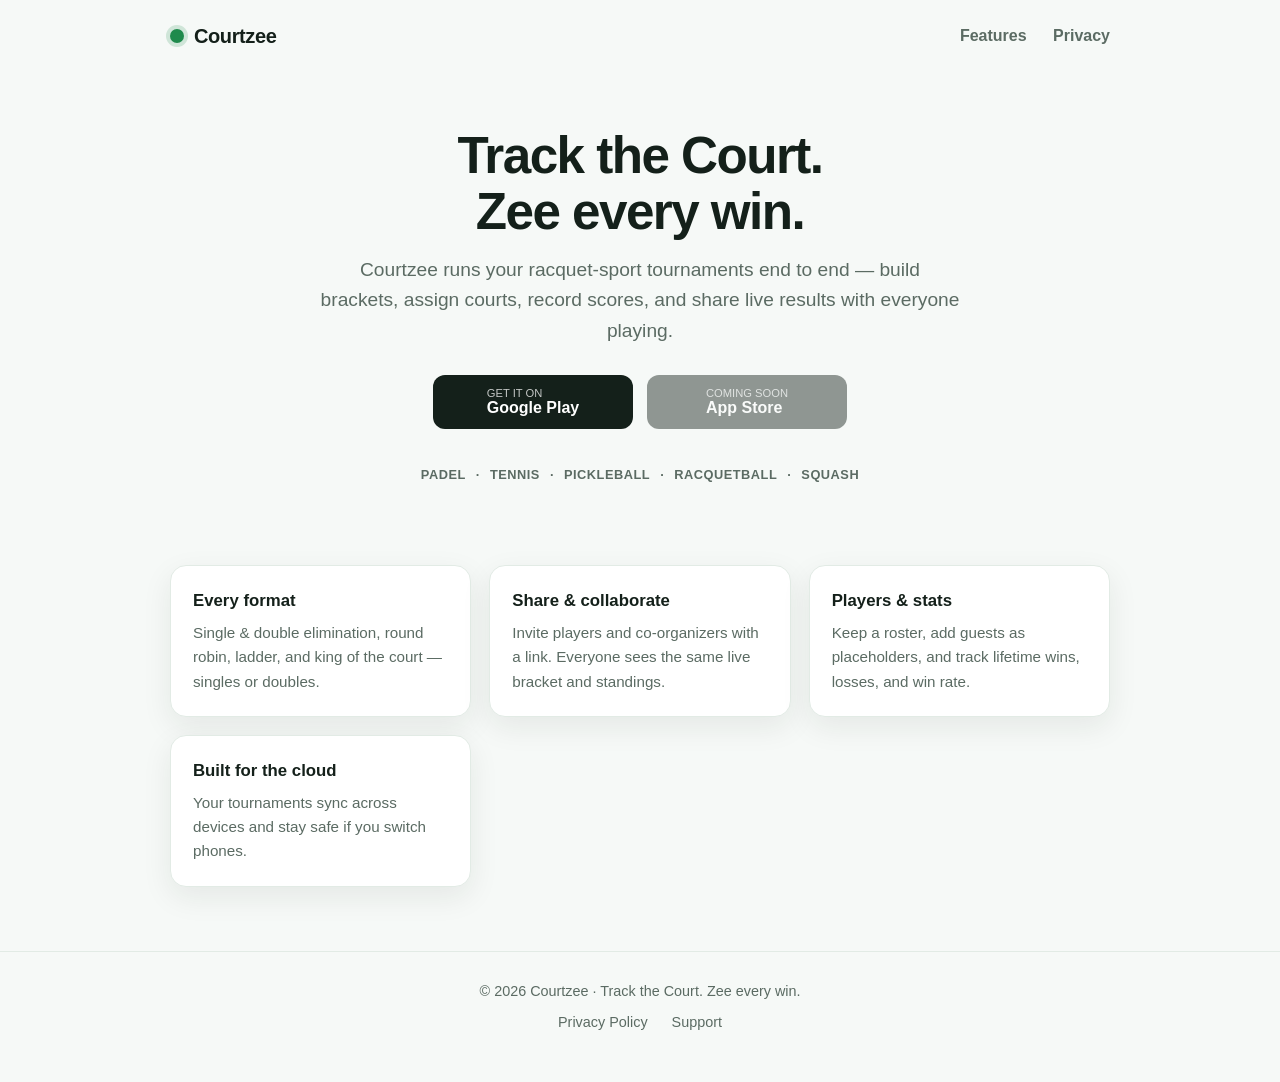
<file: index.html>
<!DOCTYPE html>
<html lang="en">
<head>
  <meta charset="utf-8" />
  <meta name="viewport" content="width=device-width, initial-scale=1" />
  <title>Courtzee — Track the Court. Zee every win.</title>
  <meta name="description" content="Courtzee is a tournament manager for racquet sports — padel, tennis, pickleball, racquetball, squash and more. Build brackets, run matches, and share results." />
  <meta property="og:title" content="Courtzee — Track the Court. Zee every win." />
  <meta property="og:description" content="Tournament manager for racquet sports. Build brackets, run matches, share results." />
  <meta property="og:type" content="website" />
  <meta property="og:url" content="https://courtzee.app/" />
  <link rel="stylesheet" href="/styles.css" />
</head>
<body>
  <header class="site-header">
    <a class="brand" href="/"><span class="dot"></span>Courtzee</a>
    <nav class="nav">
      <a href="#features">Features</a>
      <a href="/privacy.html">Privacy</a>
    </nav>
  </header>

  <main class="wrap">
    <!-- Invite routing panel: shown only when an invite token is present. -->
    <section id="invite" class="invite-panel hidden">
      <h2>You're invited to a tournament</h2>
      <p>Open the invite in the Courtzee app to join.</p>
      <button id="open-app" class="btn-primary" type="button">Open in Courtzee</button>
      <div class="invite-fallback">
        Don't have the app yet? Install it, then tap the link again.
        <div class="stores" style="margin-top:14px;">
          <a class="store-badge" data-store="android" href="#">
            <span class="label"><small>GET IT ON</small>Google Play</span>
          </a>
          <a class="store-badge" data-store="ios" href="#" aria-disabled="true">
            <span class="label"><small>COMING SOON</small>App Store</span>
          </a>
        </div>
      </div>
    </section>

    <!-- Marketing landing: shown when there is no invite token. -->
    <section id="landing">
      <div class="hero">
        <h1>Track the Court.<br />Zee every win.</h1>
        <p class="lede">
          Courtzee runs your racquet-sport tournaments end to end — build
          brackets, assign courts, record scores, and share live results with
          everyone playing.
        </p>
        <div class="stores">
          <!-- PLACEHOLDER: swap href for the live Play Store listing once published. -->
          <a class="store-badge" data-store="android" href="#">
            <span class="label"><small>GET IT ON</small>Google Play</span>
          </a>
          <!-- PLACEHOLDER: iOS app not yet released. -->
          <a class="store-badge" data-store="ios" href="#" aria-disabled="true">
            <span class="label"><small>COMING SOON</small>App Store</span>
          </a>
        </div>
        <div class="sports">
          <span>Padel</span>·<span>Tennis</span>·<span>Pickleball</span>·<span>Racquetball</span>·<span>Squash</span>
        </div>
      </div>

      <section id="features" class="features">
        <div class="card">
          <h3>Every format</h3>
          <p>Single &amp; double elimination, round robin, ladder, and king of
            the court — singles or doubles.</p>
        </div>
        <div class="card">
          <h3>Share &amp; collaborate</h3>
          <p>Invite players and co-organizers with a link. Everyone sees the
            same live bracket and standings.</p>
        </div>
        <div class="card">
          <h3>Players &amp; stats</h3>
          <p>Keep a roster, add guests as placeholders, and track lifetime
            wins, losses, and win rate.</p>
        </div>
        <div class="card">
          <h3>Built for the cloud</h3>
          <p>Your tournaments sync across devices and stay safe if you switch
            phones.</p>
        </div>
      </section>
    </section>
  </main>

  <footer class="site-footer">
    <div>© <span id="year"></span> Courtzee · Track the Court. Zee every win.</div>
    <div style="margin-top:8px;">
      <a href="/privacy.html">Privacy Policy</a>
      <a href="mailto:support@courtzee.app">Support</a>
    </div>
  </footer>

  <script>
    // ---------------------------------------------------------------------
    // Config — update these in one place.
    // ---------------------------------------------------------------------
    var CONFIG = {
      androidPackage: "com.courtzee.app",
      // PLACEHOLDER store links. Replace once the listings are live.
      playStoreUrl: "https://play.google.com/store/apps/details?id=com.courtzee.app",
      appStoreUrl: "#", // PLACEHOLDER: no iOS listing yet.
      inviteScheme: "courtzee", // custom scheme registered by the Android app
      inviteHost: "invite", // courtzee://invite/<token>
    };

    document.getElementById("year").textContent = new Date().getFullYear();

    // Wire store badges from config.
    document.querySelectorAll('.store-badge[data-store="android"]').forEach(function (a) {
      a.href = CONFIG.playStoreUrl;
    });
    document.querySelectorAll('.store-badge[data-store="ios"]').forEach(function (a) {
      if (CONFIG.appStoreUrl && CONFIG.appStoreUrl !== "#") {
        a.href = CONFIG.appStoreUrl;
        a.removeAttribute("aria-disabled");
        a.querySelector("small").textContent = "DOWNLOAD ON THE";
      }
    });

    // ---------------------------------------------------------------------
    // Invite routing.
    // Accepts both:  /invite/<token>   and   /?invite=<token>
    // Opens the app via the custom scheme; falls back to the store if the
    // app does not handle the link within a short window.
    // ---------------------------------------------------------------------
    function readToken() {
      var qp = new URLSearchParams(window.location.search).get("invite");
      if (qp) return qp.trim();
      var m = window.location.pathname.match(/^\/invite\/([^\/?#]+)/);
      return m ? decodeURIComponent(m[1]) : null;
    }

    function appLink(token) {
      return CONFIG.inviteScheme + "://" + CONFIG.inviteHost + "/" + encodeURIComponent(token);
    }

    var token = readToken();
    if (token) {
      document.getElementById("landing").classList.add("hidden");
      document.getElementById("invite").classList.remove("hidden");

      var target = appLink(token);
      var openBtn = document.getElementById("open-app");

      function launch() {
        var fellBack = false;
        // If the app opens, the page is backgrounded and the timer is paused;
        // if nothing handles the scheme, we send the user to the store.
        var t = setTimeout(function () {
          if (!fellBack && CONFIG.playStoreUrl && CONFIG.playStoreUrl !== "#") {
            window.location.href = CONFIG.playStoreUrl;
          }
        }, 1500);
        window.addEventListener("pagehide", function () {
          fellBack = true;
          clearTimeout(t);
        });
        window.location.href = target;
      }

      openBtn.addEventListener("click", launch);
      // Auto-attempt once on load (most expected path: tapped from an email).
      launch();
    }
  </script>
</body>
</html>
</file>
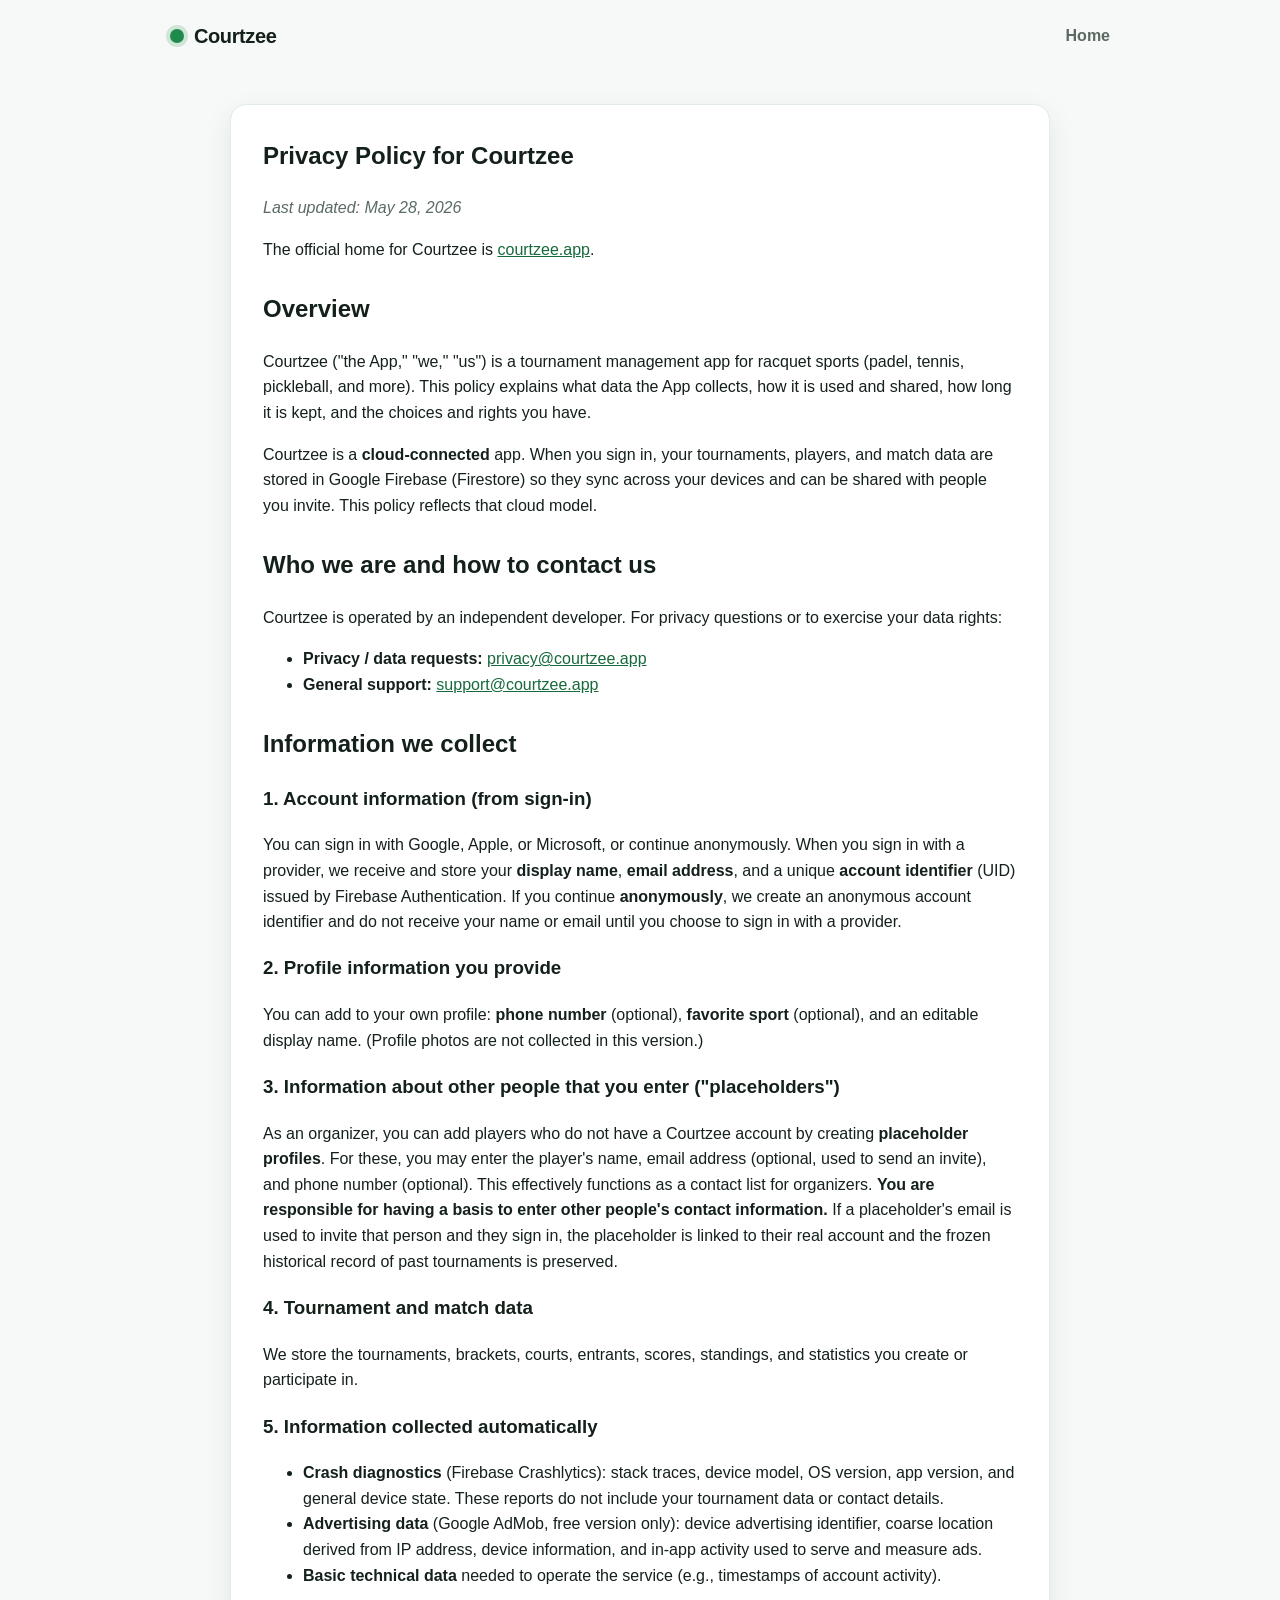
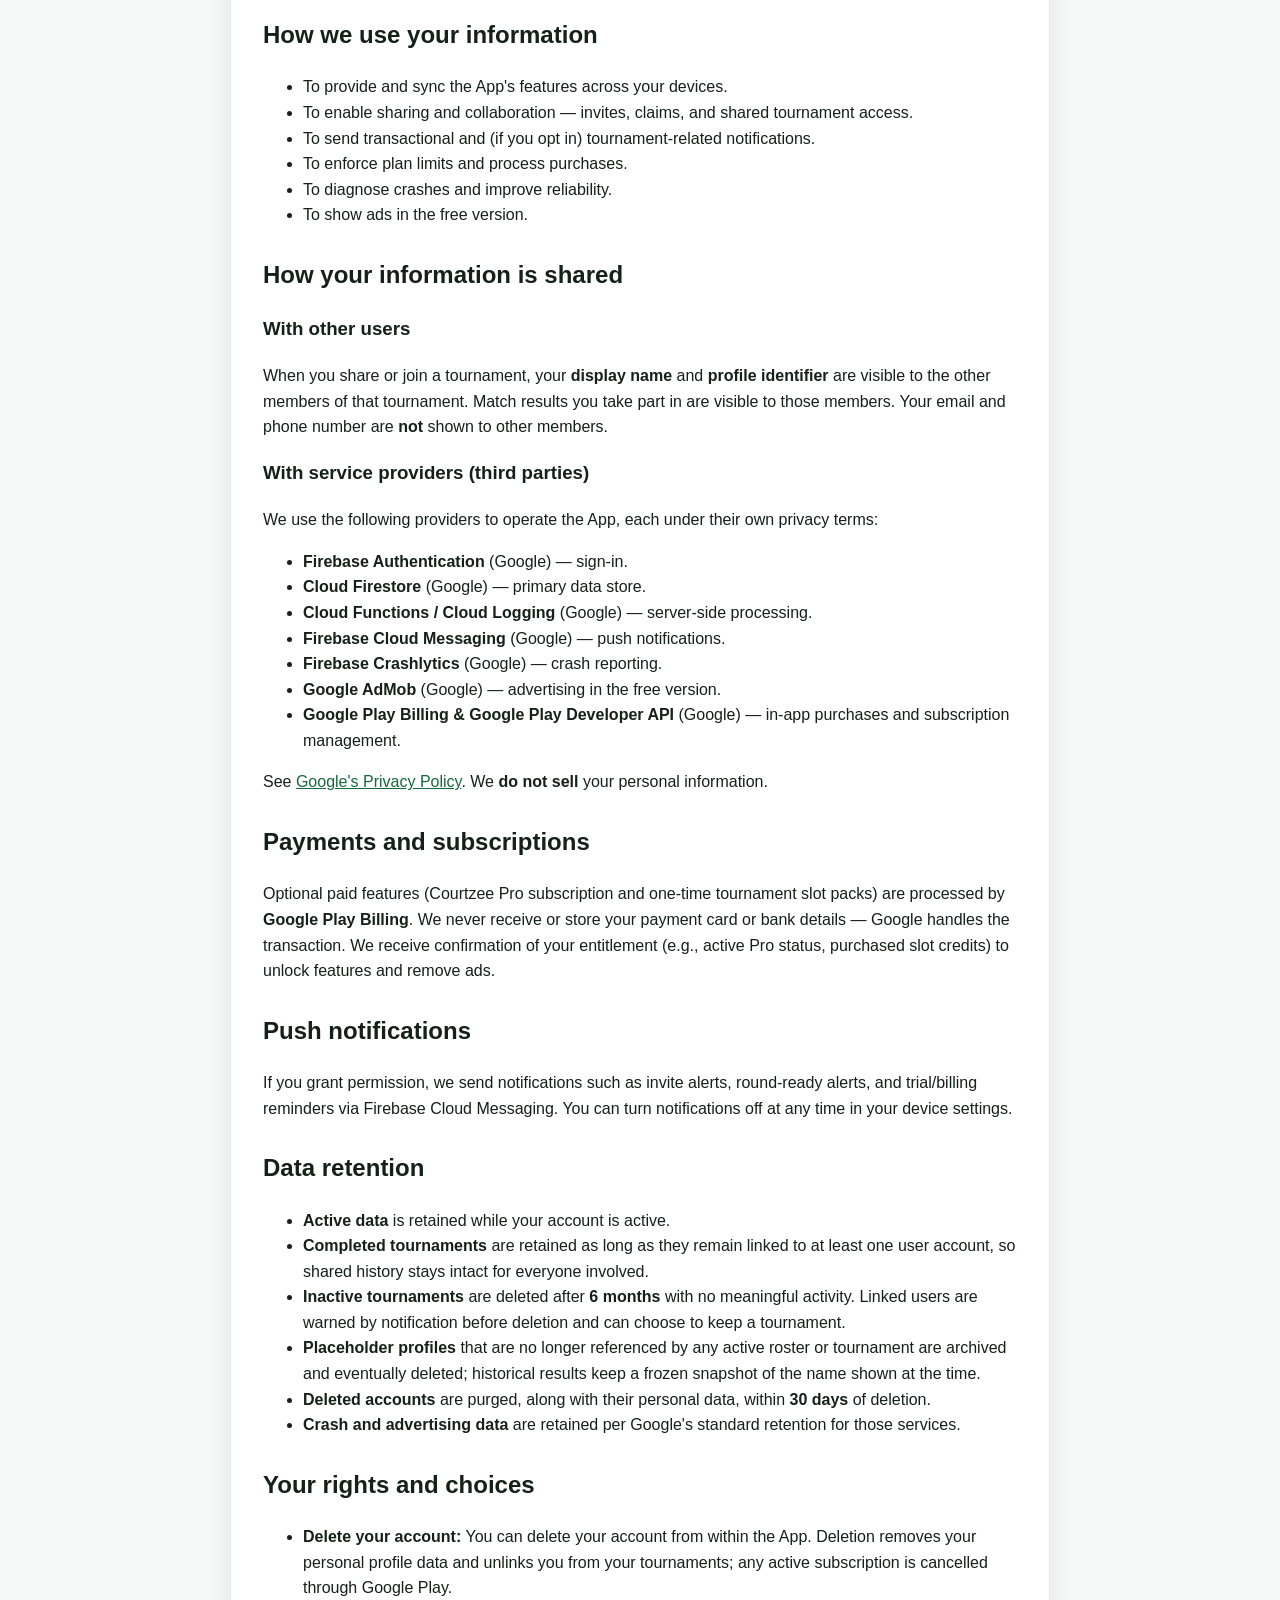
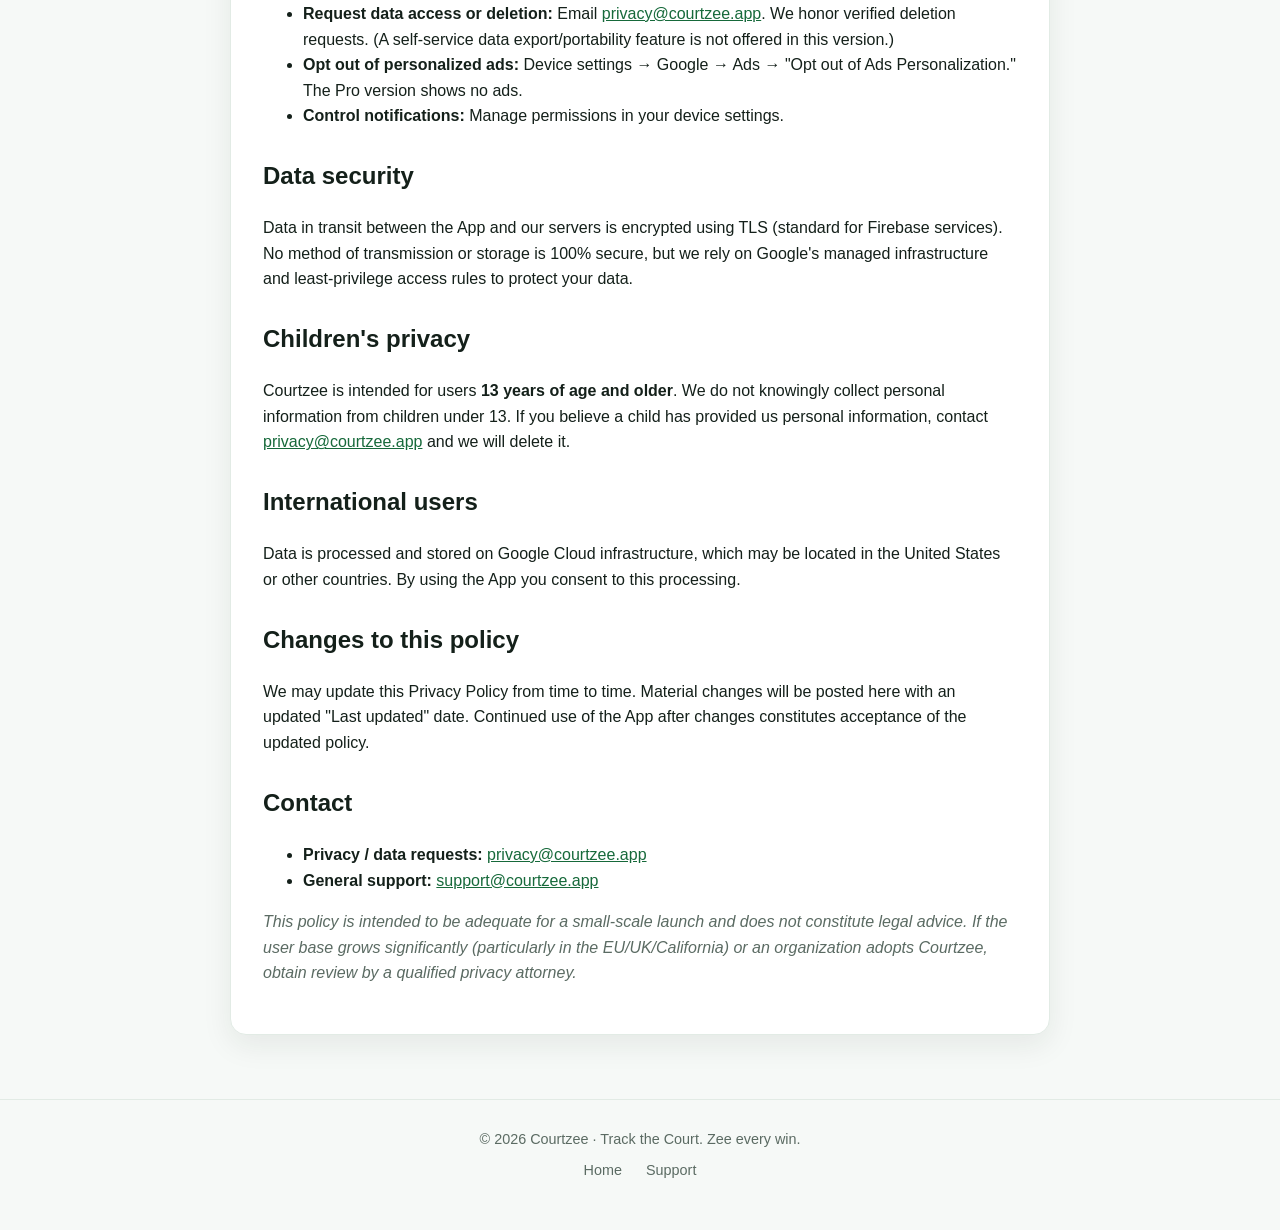
<file: privacy.html>
<!DOCTYPE html>
<html lang="en">
<head>
  <meta charset="utf-8" />
  <meta name="viewport" content="width=device-width, initial-scale=1" />
  <title>Privacy Policy — Courtzee</title>
  <meta name="description" content="Courtzee privacy policy: what data we collect, how it is used and shared, retention, and your rights." />
  <link rel="stylesheet" href="/styles.css" />
</head>
<body>
  <header class="site-header">
    <a class="brand" href="/"><span class="dot"></span>Courtzee</a>
    <nav class="nav">
      <a href="/">Home</a>
    </nav>
  </header>

  <main class="wrap">
    <article class="legal">
      <h1>Privacy Policy for Courtzee</h1>
      <p class="updated">Last updated: May 28, 2026</p>
      <p>The official home for Courtzee is <a href="https://courtzee.app">courtzee.app</a>.</p>

      <h2>Overview</h2>
      <p>Courtzee ("the App," "we," "us") is a tournament management app for
        racquet sports (padel, tennis, pickleball, and more). This policy
        explains what data the App collects, how it is used and shared, how long
        it is kept, and the choices and rights you have.</p>
      <p>Courtzee is a <strong>cloud-connected</strong> app. When you sign in,
        your tournaments, players, and match data are stored in Google Firebase
        (Firestore) so they sync across your devices and can be shared with
        people you invite. This policy reflects that cloud model.</p>

      <h2>Who we are and how to contact us</h2>
      <p>Courtzee is operated by an independent developer. For privacy questions
        or to exercise your data rights:</p>
      <ul>
        <li><strong>Privacy / data requests:</strong>
          <a href="mailto:privacy@courtzee.app">privacy@courtzee.app</a></li>
        <li><strong>General support:</strong>
          <a href="mailto:support@courtzee.app">support@courtzee.app</a></li>
      </ul>

      <h2>Information we collect</h2>

      <h3>1. Account information (from sign-in)</h3>
      <p>You can sign in with Google, Apple, or Microsoft, or continue
        anonymously. When you sign in with a provider, we receive and store your
        <strong>display name</strong>, <strong>email address</strong>, and a
        unique <strong>account identifier</strong> (UID) issued by Firebase
        Authentication. If you continue <strong>anonymously</strong>, we create
        an anonymous account identifier and do not receive your name or email
        until you choose to sign in with a provider.</p>

      <h3>2. Profile information you provide</h3>
      <p>You can add to your own profile: <strong>phone number</strong>
        (optional), <strong>favorite sport</strong> (optional), and an editable
        display name. (Profile photos are not collected in this version.)</p>

      <h3>3. Information about other people that you enter ("placeholders")</h3>
      <p>As an organizer, you can add players who do not have a Courtzee account
        by creating <strong>placeholder profiles</strong>. For these, you may
        enter the player's name, email address (optional, used to send an
        invite), and phone number (optional). This effectively functions as a
        contact list for organizers. <strong>You are responsible for having a
        basis to enter other people's contact information.</strong> If a
        placeholder's email is used to invite that person and they sign in, the
        placeholder is linked to their real account and the frozen historical
        record of past tournaments is preserved.</p>

      <h3>4. Tournament and match data</h3>
      <p>We store the tournaments, brackets, courts, entrants, scores,
        standings, and statistics you create or participate in.</p>

      <h3>5. Information collected automatically</h3>
      <ul>
        <li><strong>Crash diagnostics</strong> (Firebase Crashlytics): stack
          traces, device model, OS version, app version, and general device
          state. These reports do not include your tournament data or contact
          details.</li>
        <li><strong>Advertising data</strong> (Google AdMob, free version only):
          device advertising identifier, coarse location derived from IP
          address, device information, and in-app activity used to serve and
          measure ads.</li>
        <li><strong>Basic technical data</strong> needed to operate the service
          (e.g., timestamps of account activity).</li>
      </ul>

      <h2>How we use your information</h2>
      <ul>
        <li>To provide and sync the App's features across your devices.</li>
        <li>To enable sharing and collaboration — invites, claims, and shared
          tournament access.</li>
        <li>To send transactional and (if you opt in) tournament-related
          notifications.</li>
        <li>To enforce plan limits and process purchases.</li>
        <li>To diagnose crashes and improve reliability.</li>
        <li>To show ads in the free version.</li>
      </ul>

      <h2>How your information is shared</h2>
      <h3>With other users</h3>
      <p>When you share or join a tournament, your <strong>display name</strong>
        and <strong>profile identifier</strong> are visible to the other members
        of that tournament. Match results you take part in are visible to those
        members. Your email and phone number are <strong>not</strong> shown to
        other members.</p>
      <h3>With service providers (third parties)</h3>
      <p>We use the following providers to operate the App, each under their own
        privacy terms:</p>
      <ul>
        <li><strong>Firebase Authentication</strong> (Google) — sign-in.</li>
        <li><strong>Cloud Firestore</strong> (Google) — primary data store.</li>
        <li><strong>Cloud Functions / Cloud Logging</strong> (Google) —
          server-side processing.</li>
        <li><strong>Firebase Cloud Messaging</strong> (Google) — push
          notifications.</li>
        <li><strong>Firebase Crashlytics</strong> (Google) — crash reporting.</li>
        <li><strong>Google AdMob</strong> (Google) — advertising in the free
          version.</li>
        <li><strong>Google Play Billing &amp; Google Play Developer API</strong>
          (Google) — in-app purchases and subscription management.</li>
      </ul>
      <p>See <a href="https://policies.google.com/privacy">Google's Privacy
        Policy</a>. We <strong>do not sell</strong> your personal information.</p>

      <h2>Payments and subscriptions</h2>
      <p>Optional paid features (Courtzee Pro subscription and one-time
        tournament slot packs) are processed by <strong>Google Play
        Billing</strong>. We never receive or store your payment card or bank
        details — Google handles the transaction. We receive confirmation of
        your entitlement (e.g., active Pro status, purchased slot credits) to
        unlock features and remove ads.</p>

      <h2>Push notifications</h2>
      <p>If you grant permission, we send notifications such as invite alerts,
        round-ready alerts, and trial/billing reminders via Firebase Cloud
        Messaging. You can turn notifications off at any time in your device
        settings.</p>

      <h2>Data retention</h2>
      <ul>
        <li><strong>Active data</strong> is retained while your account is
          active.</li>
        <li><strong>Completed tournaments</strong> are retained as long as they
          remain linked to at least one user account, so shared history stays
          intact for everyone involved.</li>
        <li><strong>Inactive tournaments</strong> are deleted after
          <strong>6 months</strong> with no meaningful activity. Linked users
          are warned by notification before deletion and can choose to keep a
          tournament.</li>
        <li><strong>Placeholder profiles</strong> that are no longer referenced
          by any active roster or tournament are archived and eventually
          deleted; historical results keep a frozen snapshot of the name shown
          at the time.</li>
        <li><strong>Deleted accounts</strong> are purged, along with their
          personal data, within <strong>30 days</strong> of deletion.</li>
        <li><strong>Crash and advertising data</strong> are retained per
          Google's standard retention for those services.</li>
      </ul>

      <h2>Your rights and choices</h2>
      <ul>
        <li><strong>Delete your account:</strong> You can delete your account
          from within the App. Deletion removes your personal profile data and
          unlinks you from your tournaments; any active subscription is
          cancelled through Google Play.</li>
        <li><strong>Request data access or deletion:</strong> Email
          <a href="mailto:privacy@courtzee.app">privacy@courtzee.app</a>. We
          honor verified deletion requests. (A self-service data
          export/portability feature is not offered in this version.)</li>
        <li><strong>Opt out of personalized ads:</strong> Device settings →
          Google → Ads → "Opt out of Ads Personalization." The Pro version
          shows no ads.</li>
        <li><strong>Control notifications:</strong> Manage permissions in your
          device settings.</li>
      </ul>

      <h2>Data security</h2>
      <p>Data in transit between the App and our servers is encrypted using TLS
        (standard for Firebase services). No method of transmission or storage
        is 100% secure, but we rely on Google's managed infrastructure and
        least-privilege access rules to protect your data.</p>

      <h2>Children's privacy</h2>
      <p>Courtzee is intended for users <strong>13 years of age and
        older</strong>. We do not knowingly collect personal information from
        children under 13. If you believe a child has provided us personal
        information, contact
        <a href="mailto:privacy@courtzee.app">privacy@courtzee.app</a> and we
        will delete it.</p>

      <h2>International users</h2>
      <p>Data is processed and stored on Google Cloud infrastructure, which may
        be located in the United States or other countries. By using the App you
        consent to this processing.</p>

      <h2>Changes to this policy</h2>
      <p>We may update this Privacy Policy from time to time. Material changes
        will be posted here with an updated "Last updated" date. Continued use of
        the App after changes constitutes acceptance of the updated policy.</p>

      <h2>Contact</h2>
      <ul>
        <li><strong>Privacy / data requests:</strong>
          <a href="mailto:privacy@courtzee.app">privacy@courtzee.app</a></li>
        <li><strong>General support:</strong>
          <a href="mailto:support@courtzee.app">support@courtzee.app</a></li>
      </ul>

      <p class="updated">This policy is intended to be adequate for a
        small-scale launch and does not constitute legal advice. If the user
        base grows significantly (particularly in the EU/UK/California) or an
        organization adopts Courtzee, obtain review by a qualified privacy
        attorney.</p>
    </article>
  </main>

  <footer class="site-footer">
    <div>© <span id="year"></span> Courtzee · Track the Court. Zee every win.</div>
    <div style="margin-top:8px;">
      <a href="/">Home</a>
      <a href="mailto:support@courtzee.app">Support</a>
    </div>
  </footer>

  <script>
    document.getElementById("year").textContent = new Date().getFullYear();
  </script>
</body>
</html>
</file>
<file: styles.css>
:root {
  --court: #1f8a4c;
  --court-dark: #16693a;
  --ink: #14201a;
  --muted: #5b6b63;
  --bg: #f6f9f7;
  --card: #ffffff;
  --line: #e2ebe5;
  --radius: 16px;
  --shadow: 0 10px 30px rgba(20, 32, 26, 0.08);
  --max: 980px;
}

* { box-sizing: border-box; }

html { scroll-behavior: smooth; }

body {
  margin: 0;
  font-family: -apple-system, BlinkMacSystemFont, "Segoe UI", Roboto, Helvetica,
    Arial, sans-serif;
  color: var(--ink);
  background: var(--bg);
  line-height: 1.6;
}

a { color: var(--court-dark); }

.wrap {
  max-width: var(--max);
  margin: 0 auto;
  padding: 0 20px;
}

/* Header */
.site-header {
  display: flex;
  align-items: center;
  justify-content: space-between;
  padding: 20px;
  max-width: var(--max);
  margin: 0 auto;
}

.brand {
  display: flex;
  align-items: center;
  gap: 10px;
  font-weight: 800;
  font-size: 1.25rem;
  letter-spacing: -0.02em;
  color: var(--ink);
  text-decoration: none;
}

.brand .dot {
  width: 14px;
  height: 14px;
  border-radius: 50%;
  background: var(--court);
  box-shadow: 0 0 0 4px rgba(31, 138, 76, 0.18);
}

.nav a {
  margin-left: 22px;
  text-decoration: none;
  color: var(--muted);
  font-weight: 600;
}
.nav a:hover { color: var(--ink); }

/* Hero */
.hero {
  text-align: center;
  padding: 56px 20px 32px;
}

.hero h1 {
  font-size: clamp(2rem, 5vw, 3.2rem);
  line-height: 1.1;
  letter-spacing: -0.03em;
  margin: 0 0 14px;
}

.hero .lede {
  font-size: 1.2rem;
  color: var(--muted);
  max-width: 640px;
  margin: 0 auto 28px;
}

/* Store badges */
.stores {
  display: flex;
  gap: 14px;
  justify-content: center;
  flex-wrap: wrap;
}

.store-badge {
  display: inline-flex;
  align-items: center;
  gap: 10px;
  padding: 12px 20px;
  border-radius: 12px;
  background: var(--ink);
  color: #fff;
  text-decoration: none;
  font-weight: 600;
  min-width: 200px;
  justify-content: center;
  transition: transform 0.12s ease, opacity 0.12s ease;
}
.store-badge:hover { transform: translateY(-2px); }
.store-badge small { display: block; font-size: 0.7rem; opacity: 0.75; font-weight: 500; }
.store-badge .label { text-align: left; line-height: 1.1; }
.store-badge[aria-disabled="true"] { opacity: 0.45; cursor: default; }
.store-badge[aria-disabled="true"]:hover { transform: none; }

/* Sports row */
.sports {
  margin: 36px auto 8px;
  text-align: center;
  color: var(--muted);
  font-weight: 600;
  letter-spacing: 0.04em;
  text-transform: uppercase;
  font-size: 0.8rem;
}
.sports span { margin: 0 10px; white-space: nowrap; }

/* Feature cards */
.features {
  display: grid;
  grid-template-columns: repeat(auto-fit, minmax(240px, 1fr));
  gap: 18px;
  margin: 40px auto 64px;
}

.card {
  background: var(--card);
  border: 1px solid var(--line);
  border-radius: var(--radius);
  padding: 22px;
  box-shadow: var(--shadow);
}
.card h3 { margin: 0 0 6px; font-size: 1.05rem; }
.card p { margin: 0; color: var(--muted); font-size: 0.95rem; }

/* Invite panel */
.invite-panel {
  background: var(--card);
  border: 1px solid var(--line);
  border-radius: var(--radius);
  box-shadow: var(--shadow);
  padding: 32px;
  max-width: 520px;
  margin: 40px auto;
  text-align: center;
}
.invite-panel h2 { margin: 0 0 8px; }
.invite-panel p { color: var(--muted); margin: 0 0 22px; }

.btn-primary {
  display: inline-block;
  background: var(--court);
  color: #fff;
  text-decoration: none;
  font-weight: 700;
  padding: 14px 28px;
  border-radius: 12px;
  border: none;
  font-size: 1rem;
  cursor: pointer;
  transition: background 0.12s ease;
}
.btn-primary:hover { background: var(--court-dark); }

.invite-fallback {
  margin-top: 22px;
  font-size: 0.9rem;
  color: var(--muted);
}

.hidden { display: none !important; }

/* Footer */
.site-footer {
  border-top: 1px solid var(--line);
  padding: 28px 20px 48px;
  text-align: center;
  color: var(--muted);
  font-size: 0.9rem;
}
.site-footer a { color: var(--muted); margin: 0 10px; text-decoration: none; }
.site-footer a:hover { color: var(--ink); }

/* Legal / privacy page */
.legal {
  background: var(--card);
  border: 1px solid var(--line);
  border-radius: var(--radius);
  box-shadow: var(--shadow);
  padding: 32px;
  margin: 32px auto 64px;
  max-width: 820px;
}
.legal h1 { margin-top: 0; }
.legal h2 { margin-top: 28px; }
.legal table { border-collapse: collapse; width: 100%; margin: 12px 0; }
.legal th, .legal td { border: 1px solid var(--line); padding: 8px 10px; text-align: left; font-size: 0.92rem; }
.legal code { background: #eef3ef; padding: 1px 5px; border-radius: 4px; }
.legal .updated { color: var(--muted); font-style: italic; }
</file>
